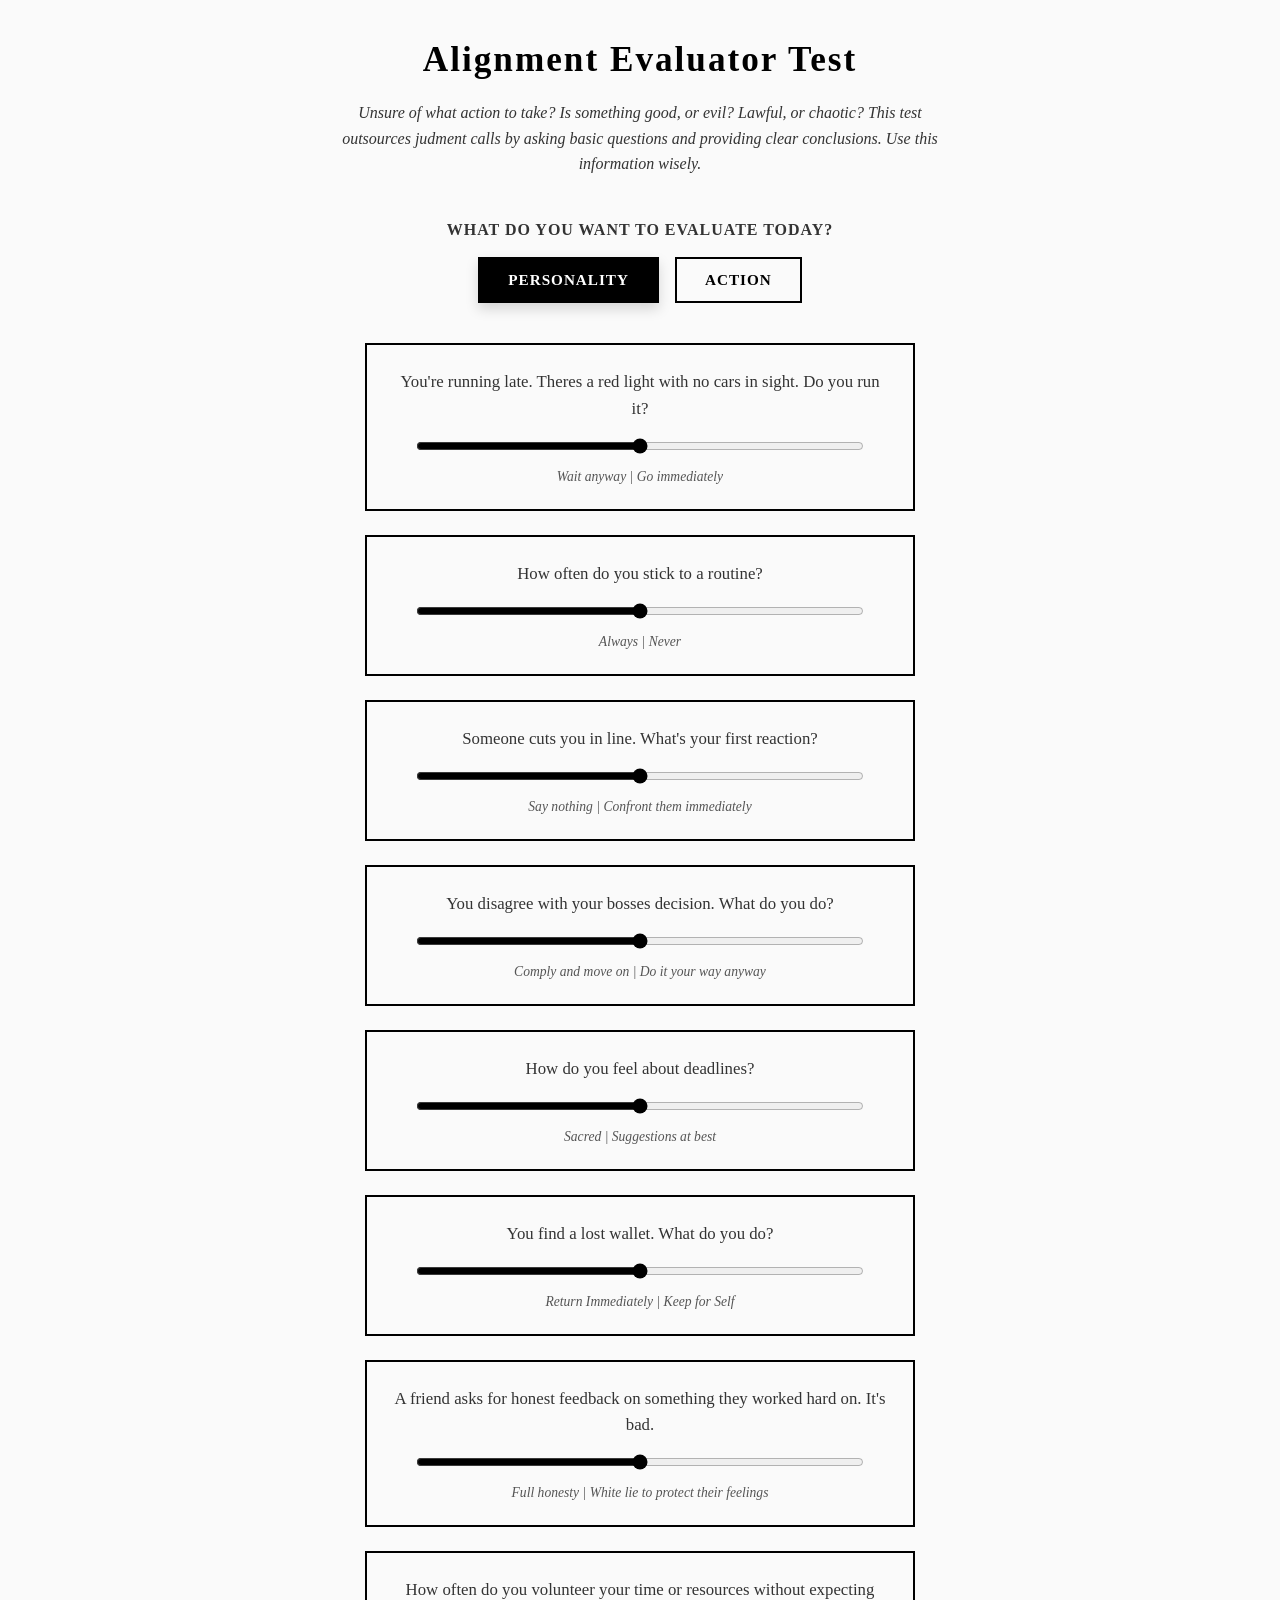
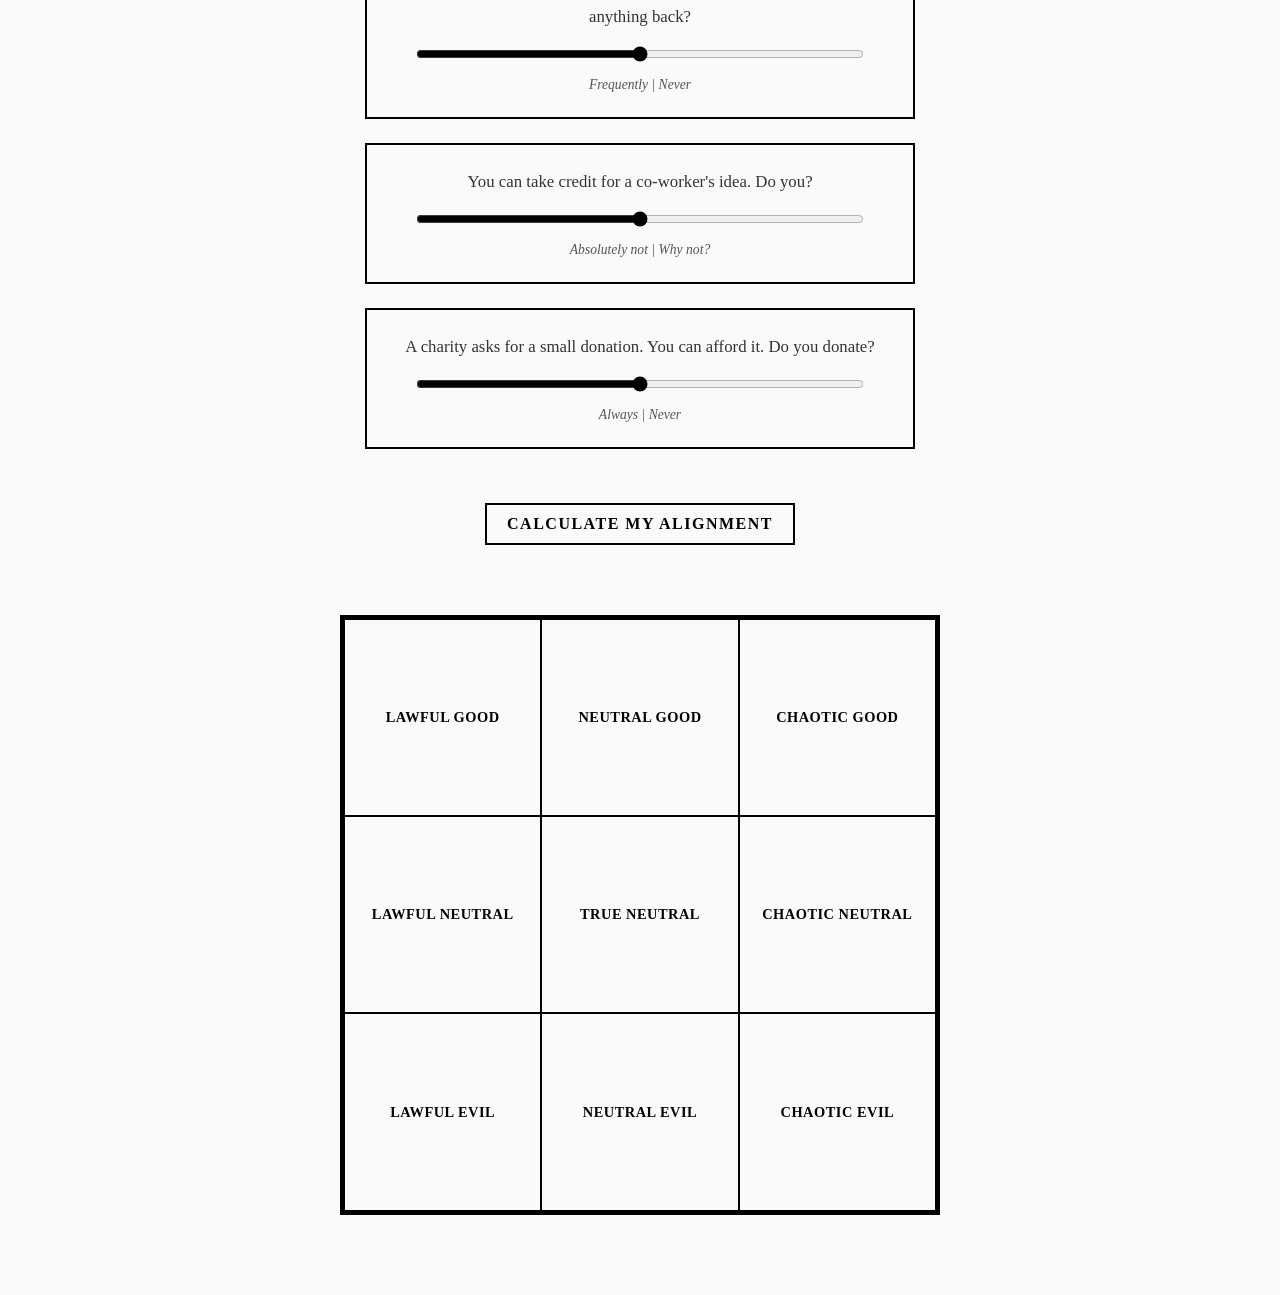
<file: index.html>
<!DOCTYPE html>
<html lang="en">
<head>
    <meta charset="UTF-8">
    <meta name="viewport" content="width=device-width, initial-scale=1.0">
    <title>Alignment Evaluator</title>
    <link rel="stylesheet" href="styles.css">
    <script src="alignmentEvaluator.js"></script>
</head>
<body>
    <h1>Alignment Evaluator Test</h1>

    <p>Unsure of what action to take? Is something good, or evil? 
        Lawful, or chaotic? This test outsources judment calls by 
        asking basic questions and providing clear conclusions.
        Use this information wisely.
    </p>

    <div class="button-container">

        <p>What do you want to evaluate today?</p>

        <input type="radio" id="personality" name="eitherOrGroup" value="A" checked>
        <label for="personality">personality</label>

        <input type="radio" id="action" name="eitherOrGroup" value="B">
        <label for="action">action</label>

    </div>

    <!-- Personality Questions -->
    <div class="optionA">

        <!-- X-Axis Questions (Id vs Superego) -->

        <div class="question-box">
            <p>You're running late. Theres a red light with no cars in sight. Do you run it?</p>
            <input type="range" class="x-slider-1" min="0" max="10" step="0.1" value="5">
            <span class="label"> Wait anyway | Go immediately</span>
        </div>

        <div class="question-box">
            <p>How often do you stick to a routine?</p>
            <input type="range" class="x-slider-2" min="0" max="10" step="0.1" value="5">
            <span class="label"> Always | Never</span>
        </div>

        <div class="question-box">
            <p>Someone cuts you in line. What's your first reaction?</p>
            <input type="range" class="x-slider-3" min="0" max="10" step="0.1" value="5">
            <span class="label"> Say nothing | Confront them immediately</span>
        </div>

        <div class="question-box">
            <p>You disagree with your bosses decision. What do you do?</p>
            <input type="range" class="x-slider-4" min="0" max="10" step="0.1" value="5">
            <span class="label"> Comply and move on | Do it your way anyway</span>
        </div>

        <div class="question-box">
            <p>How do you feel about deadlines?</p>
            <input type="range" class="x-slider-5" min="0" max="10" step="0.1" value="5">
            <span class="label"> Sacred | Suggestions at best</span>
        </div>


        <!-- Y-Axis Questions (Benefit vs Harm) -->

        <div class="question-box">
            <p>You find a lost wallet. What do you do?</p>
            <input type="range" class="y-slider-1" min="0" max="10" step="0.1" value="5">
            <span class="label"> Return Immediately | Keep for Self </span>
        </div>

        <div class="question-box">
            <p>A friend asks for honest feedback on something they worked hard on. It's bad.</p>
            <input type="range" class="y-slider-2" min="0" max="10" step="0.1" value="5">
            <span class="label"> Full honesty | White lie to protect their feelings </span>
        </div>

        <div class="question-box">
            <p>How often do you volunteer your time or resources without expecting anything back?</p>
            <input type="range" class="y-slider-3" min="0" max="10" step="0.1" value="5">
            <span class="label"> Frequently | Never </span>
        </div>

        <div class="question-box">
            <p>You can take credit for a co-worker's idea. Do you?</p>
            <input type="range" class="y-slider-4" min="0" max="10" step="0.1" value="5">
            <span class="label"> Absolutely not | Why not? </span>
        </div>

        <div class="question-box">
            <p>A charity asks for a small donation. You can afford it. Do you donate?</p>
            <input type="range" class="y-slider-5" min="0" max="10" step="0.1" value="5">
            <span class="label"> Always | Never </span>
        </div>

    </div>

      <!-- Action Questions  -->
    <div class="optionB" style="display: none;">
    
        <div class="question-box">
            <p>Does this action violate any policy, contract, or agreement (even a small one)?</p>
            <input type="range" class="x-slider-6" min="0" max="10" step="0.1" value="5">
            <span class="label"> No | Yes</span>
        </div>

        <div class="question-box">
            <p>If this action were recorded and reviewed by authorities, how concerned would you be?</p>
            <input type="range" class="x-slider-7" min="0" max="10" step="0.1" value="5">
            <span class="label"> Not at all | Extremely</span>
        </div>
        
        <div class="question-box">
            <p>How many people could be negatively affected?</p>
            <input type="range" class="y-slider-6" min="0" max="10" step="0.1" value="5">
            <span class="label"> None | Many </span>
        </div>

        <div class="question-box">
            <p>Is the harm from this action reversible?</p>
            <input type="range" class="y-slider-7" min="0" max="10" step="0.1" value="5">
            <span class="label"> Completely reversible | It's permanent </span>
        </div>

    </div>

    <!-- Submit answers to calculate playerDot placement -->
    <div class="submit-container" style="text-align: center; margin: 20px 0;">
        <button id="submit-quiz-btn" style="padding: 10px 20px; font-size: 16px; cursor: pointer;">
            Calculate My Alignment
        </button>
    </div>


    <div class="grid">
        <!-- The Alignment Boxes -->
         <div class="box">Lawful Good</div>
         <div class="box">Neutral Good</div>
         <div class="box">Chaotic Good</div>
         <div class="box">Lawful Neutral</div>
         <div class="box">True Neutral</div>
         <div class="box">Chaotic Neutral</div>
         <div class="box">Lawful Evil</div>
         <div class="box">Neutral Evil</div>
         <div class="box">Chaotic Evil</div>

         <!-- Floating Plot Point -->
        <div class="dot"></div>
    </div>

        <!-- Display result descriptions -->
    <div id="result-container" class="hidden-box">
        <h3 id="result-title"></h3>
        <p id="result-text"></p>
    </div>


</body>
</html>
</file>
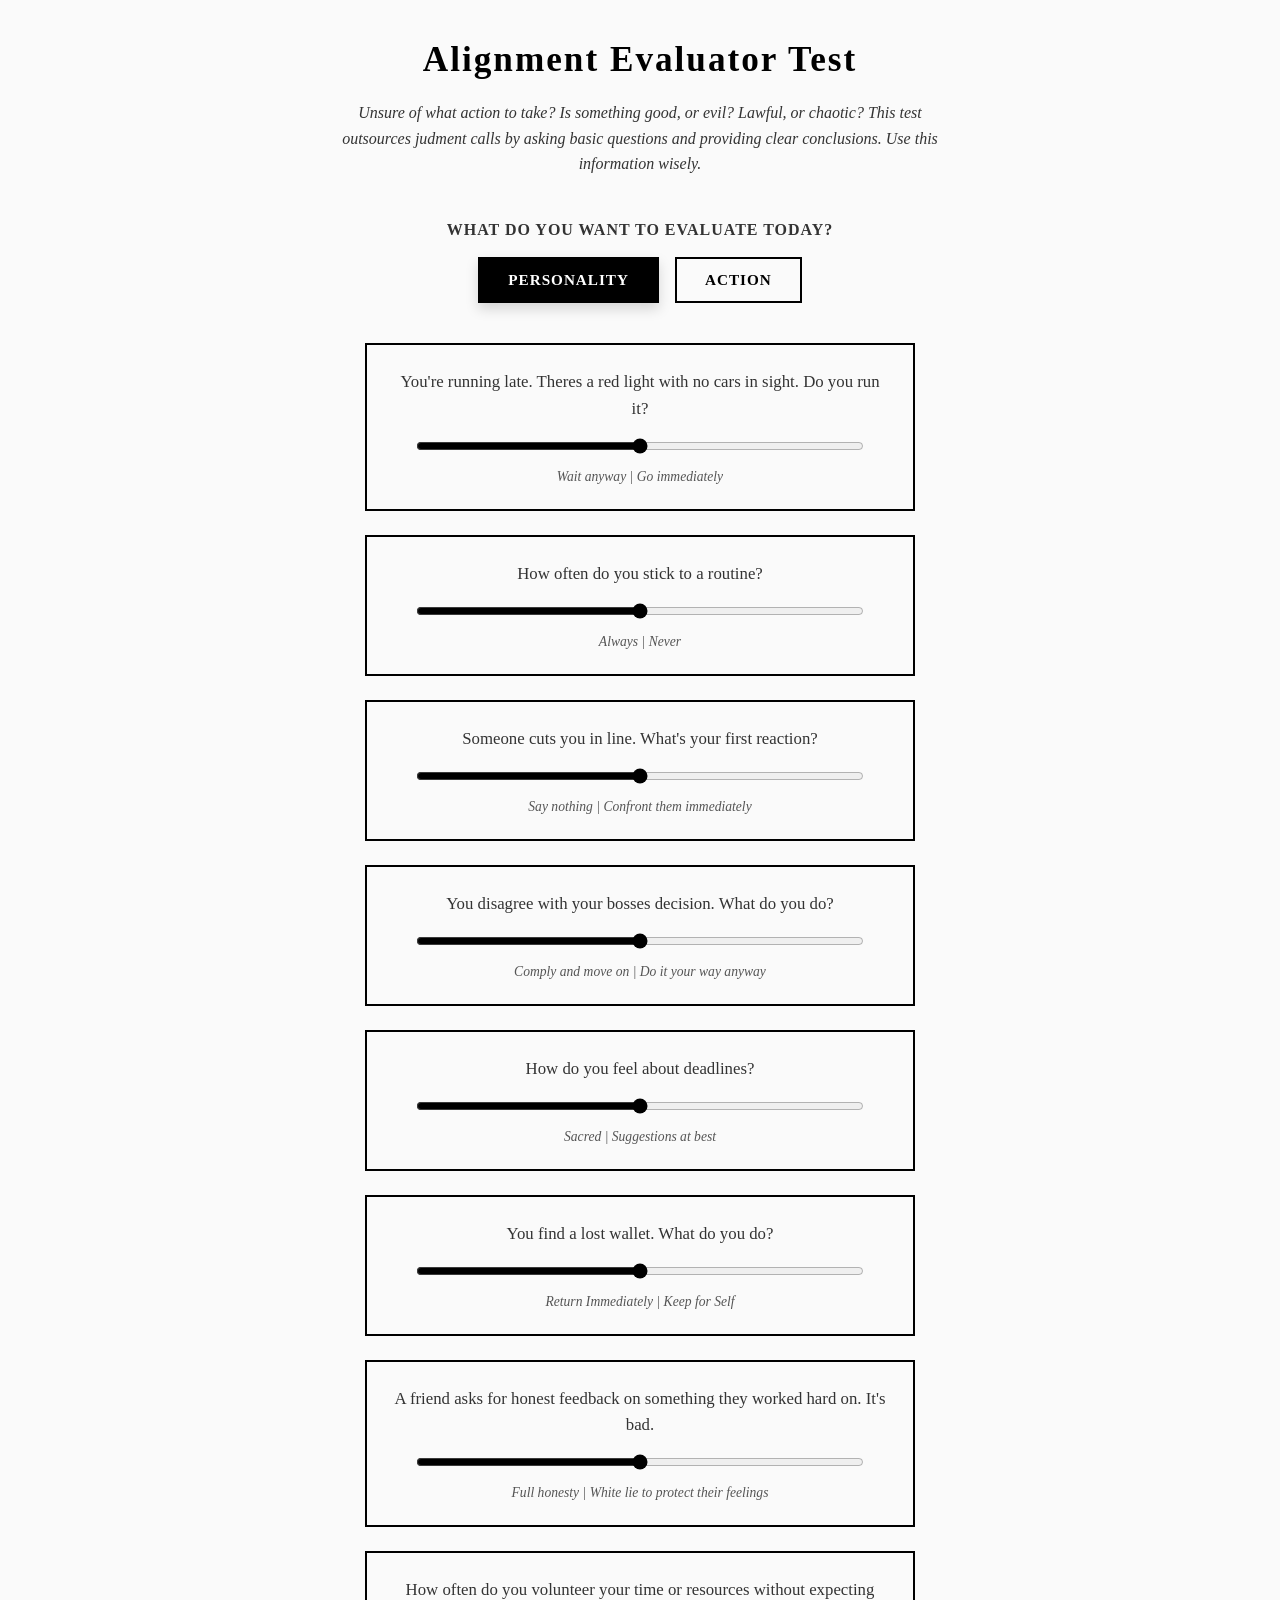
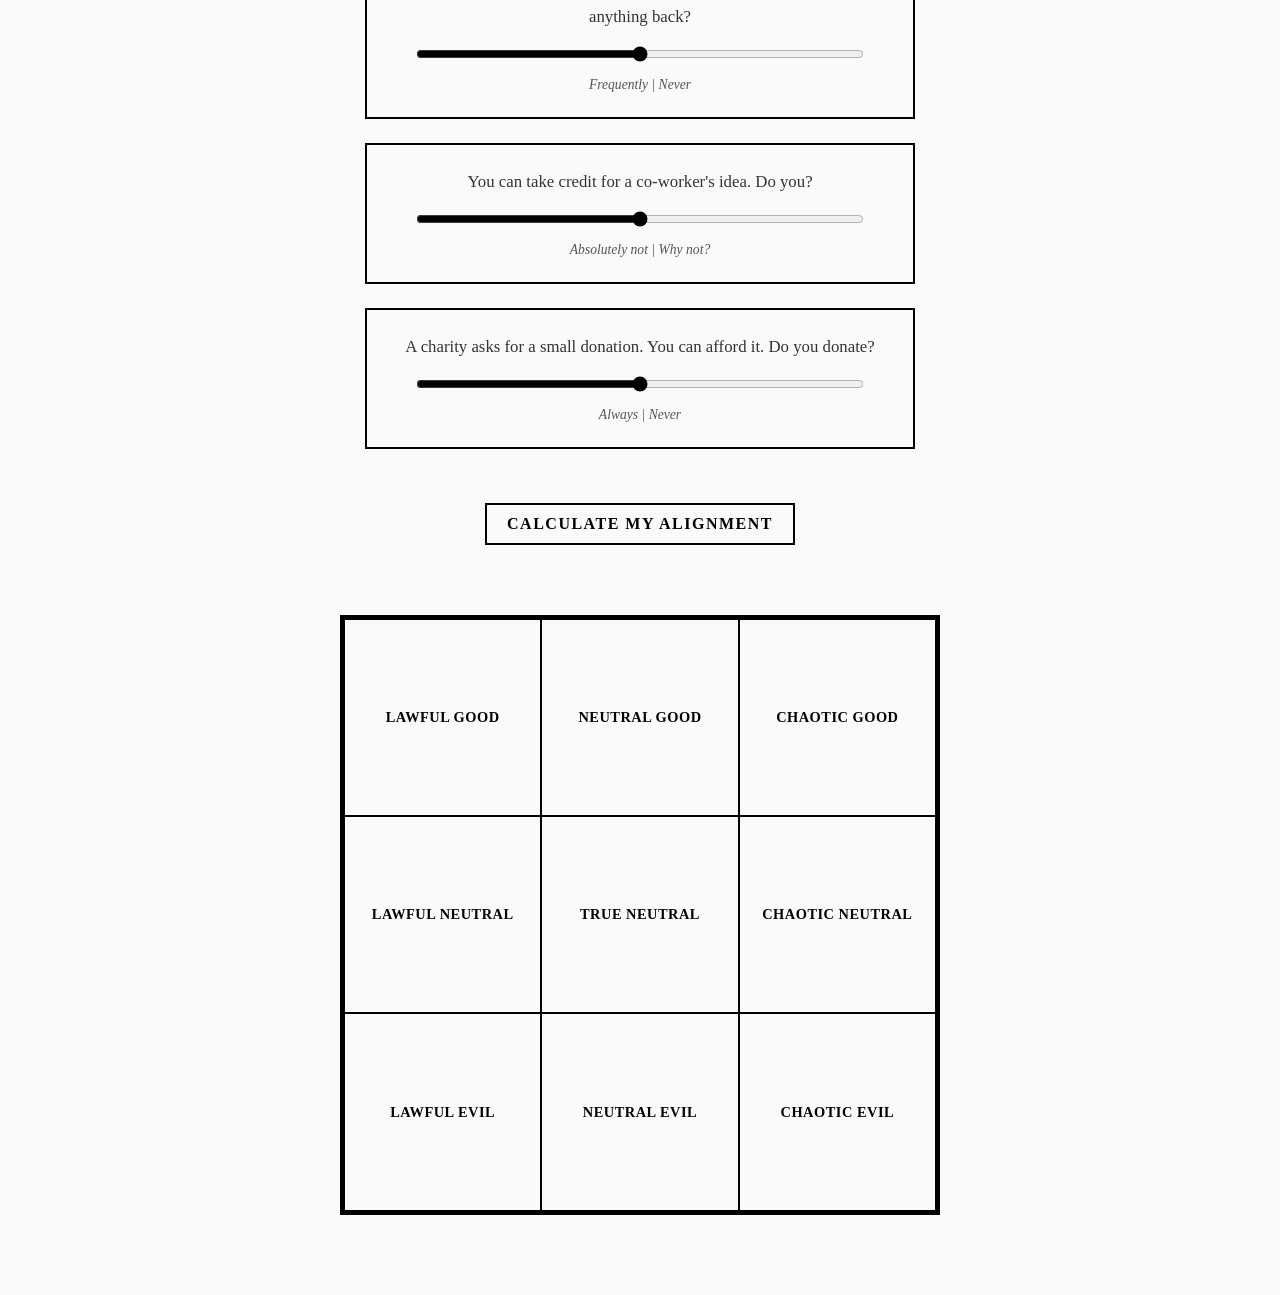
<file: chartGame.html>
<!DOCTYPE html>
<html lang="en">
<head>
    <meta charset="UTF-8">
    <meta name="viewport" content="width=device-width, initial-scale=1.0">
    <title>Alignment Evaluator</title>
    <link rel="stylesheet" href="styles.css">
    <script type="module" src="chartGame.js"></script>
</head>
<body>
    <h1>Alignment Evaluator Test</h1>

    <p>Unsure of what action to take? Is something good, or evil? 
        Lawful, or chaotic? This test outsources judment calls by 
        asking basic questions and providing clear conclusions.
        Use this information wisely.
    </p>

    <div class="button-container">

        <p>What do you want to evaluate today?</p>

        <input type="radio" id="personality" name="eitherOrGroup" value="A" checked>
        <label for="personality">personality</label>

        <input type="radio" id="action" name="eitherOrGroup" value="B">
        <label for="action">action</label>

    </div>

    <!-- Personality Questions -->
    <div class="optionA">

        <!-- X-Axis Questions (Id vs Superego) -->

        <div class="question-box">
            <p>You're running late. Theres a red light with no cars in sight. Do you run it?</p>
            <input type="range" class="x-slider-1" min="0" max="10" step="0.1" value="5">
            <span class="label"> Wait anyway | Go immediately</span>
        </div>

        <div class="question-box">
            <p>How often do you stick to a routine?</p>
            <input type="range" class="x-slider-2" min="0" max="10" step="0.1" value="5">
            <span class="label"> Always | Never</span>
        </div>

        <div class="question-box">
            <p>Someone cuts you in line. What's your first reaction?</p>
            <input type="range" class="x-slider-3" min="0" max="10" step="0.1" value="5">
            <span class="label"> Say nothing | Confront them immediately</span>
        </div>

        <div class="question-box">
            <p>You disagree with your bosses decision. What do you do?</p>
            <input type="range" class="x-slider-4" min="0" max="10" step="0.1" value="5">
            <span class="label"> Comply and move on | Do it your way anyway</span>
        </div>

        <div class="question-box">
            <p>How do you feel about deadlines?</p>
            <input type="range" class="x-slider-5" min="0" max="10" step="0.1" value="5">
            <span class="label"> Sacred | Suggestions at best</span>
        </div>


        <!-- Y-Axis Questions (Benefit vs Harm) -->

        <div class="question-box">
            <p>You find a lost wallet. What do you do?</p>
            <input type="range" class="y-slider-1" min="0" max="10" step="0.1" value="5">
            <span class="label"> Return Immediately | Keep for Self </span>
        </div>

        <div class="question-box">
            <p>A friend asks for honest feedback on something they worked hard on. It's bad.</p>
            <input type="range" class="y-slider-2" min="0" max="10" step="0.1" value="5">
            <span class="label"> Full honesty | White lie to protect their feelings </span>
        </div>

        <div class="question-box">
            <p>How often do you volunteer your time or resources without expecting anything back?</p>
            <input type="range" class="y-slider-3" min="0" max="10" step="0.1" value="5">
            <span class="label"> Frequently | Never </span>
        </div>

        <div class="question-box">
            <p>You can take credit for a co-worker's idea. Do you?</p>
            <input type="range" class="y-slider-4" min="0" max="10" step="0.1" value="5">
            <span class="label"> Absolutely not | Why not? </span>
        </div>

        <div class="question-box">
            <p>A charity asks for a small donation. You can afford it. Do you donate?</p>
            <input type="range" class="y-slider-5" min="0" max="10" step="0.1" value="5">
            <span class="label"> Always | Never </span>
        </div>

    </div>

      <!-- Action Questions  -->
    <div class="optionB" style="display: none;">
    
        <div class="question-box">
            <p>Does this action violate any policy, contract, or agreement (even a small one)?</p>
            <input type="range" class="x-slider-6" min="0" max="10" step="0.1" value="5">
            <span class="label"> No | Yes</span>
        </div>

        <div class="question-box">
            <p>If this action were recorded and reviewed by authorities, how concerned would you be?</p>
            <input type="range" class="x-slider-7" min="0" max="10" step="0.1" value="5">
            <span class="label"> Not at all | Extremely</span>
        </div>
        
        <div class="question-box">
            <p>How many people could be negatively affected?</p>
            <input type="range" class="y-slider-6" min="0" max="10" step="0.1" value="5">
            <span class="label"> None | Many </span>
        </div>

        <div class="question-box">
            <p>Is the harm from this action reversible?</p>
            <input type="range" class="y-slider-7" min="0" max="10" step="0.1" value="5">
            <span class="label"> Completely reversible | It's permanent </span>
        </div>

    </div>

    <!-- Submit answers to calculate playerDot placement -->
    <div class="submit-container" style="text-align: center; margin: 20px 0;">
        <button id="submit-quiz-btn" style="padding: 10px 20px; font-size: 16px; cursor: pointer;">
            Calculate My Alignment
        </button>
    </div>


    <div class="grid">
        <!-- The Alignment Boxes -->
         <div class="box">Lawful Good</div>
         <div class="box">Neutral Good</div>
         <div class="box">Chaotic Good</div>
         <div class="box">Lawful Neutral</div>
         <div class="box">True Neutral</div>
         <div class="box">Chaotic Neutral</div>
         <div class="box">Lawful Evil</div>
         <div class="box">Neutral Evil</div>
         <div class="box">Chaotic Evil</div>

         <!-- Floating Plot Point -->
        <div class="dot"></div>
    </div>

        <!-- Display result descriptions -->
    <div id="result-container" class="hidden-box">
        <h3 id="result-title"></h3>
        <p id="result-text"></p>
    </div>


</body>
</html>
</file>
<file: styles.css>
/* ==========================================
   1. GLOBAL RESETS & BASE VARIABLES
   ========================================== */
* {
    box-sizing: border-box;
    margin: 0;
    padding: 0;
}

body {
    font-family: Georgia, 'Times New Roman', Times, serif;
    text-align: center;
    background-color: #fafafa;
    padding: 40px 20px;
    color: black;
}

h1 {
    font-size: 2.2rem;
    letter-spacing: 2px;
    margin-bottom: 20px;
}

p {
    font-style: italic;
    color: #333;
    line-height: 1.6;
    max-width: 600px;
    margin: 0 auto 20px auto;
}


/* ==========================================
   2. TOGGLE RADIO BUTTONS
   ========================================== */
.button-container {
    margin: 40px 0;
}

.button-container p {
    font-family: Georgia, 'Times New Roman', Times, serif;
    font-style: normal;
    font-weight: bold;
    text-transform: uppercase;
    letter-spacing: 1px;
    margin-bottom: 15px;
}

/* Hide native circular radio inputs */
.button-container input[type="radio"] {
    position: absolute;
    opacity: 0;
    width: 0;
    height: 0;
}

/* Custom flat button-labels */
.button-container label {
    display: inline-block;
    padding: 12px 28px;
    margin: 0 6px;
    font-family: Georgia, 'Times New Roman', Times, serif;
    font-size: 0.95rem;
    font-weight: bold;
    text-transform: uppercase;
    letter-spacing: 1px;
    cursor: pointer;
    background-color: transparent;
    color: black;
    
    /* Cohesive sharp framing */
    border: 2px solid black;
    border-radius: 0; 
    
    transition: background-color 0.2s ease, color 0.2s ease, box-shadow 0.2s ease;
}

.button-container label:hover {
    background-color: rgba(0, 0, 0, 0.05);
    box-shadow: 0 4px 8px rgba(0, 0, 0, 0.1);
}

/* Invert colors cleanly when checked */
.button-container input[type="radio"]:checked + label {
    background-color: black;
    color: white;
    box-shadow: 0 6px 12px rgba(0, 0, 0, 0.15);
}

.button-container input[type="radio"]:focus-visible + label {
    outline: 2px dashed #666;
    outline-offset: 4px;
}


/* ==========================================
   3. QUESTION CONTAINERS & SLIDERS
   ========================================== */
.question-box {
    max-width: 550px;
    margin: 24px auto;
    padding: 24px;
    background: transparent;
    border: 2px solid black;
    border-radius: 0;

    touch-action: pan-y;
    transition: transform 0.25s ease, box-shadow 0.25s ease, filter 0.25s ease;
    transform: translateY(0);
    -webkit-tap-highlight-color: transparent;
}

.question-box p {
    font-style: normal;
    font-weight: 500;
    font-size: 1.05rem;
    margin-bottom: 15px;
}

/* Pop-up effect on interaction */
.question-box.active-interaction {
    transform: translateY(-4px);
    box-shadow: 0 8px 20px rgba(0, 0, 0, 0.12);
    filter: drop-shadow(0 4px 6px rgba(0, 0, 0, 0.08)); 
}

/* Input slider styling track overrides */
.question-box input[type="range"] {
    display: block;
    width: 90%;
    margin: 15px auto;
    cursor: pointer;
    accent-color: black;
}

.label {
    display: block;
    font-style: italic;
    font-size: 0.85em;
    color: #555;
    margin-bottom: 0;
}


/* ==========================================
   4. SUBMIT QUIZ BUTTON
   ========================================== */
#submit-quiz-btn {
    font-family: Georgia, 'Times New Roman', Times, serif;
    font-weight: bold;
    font-size: 1rem;
    text-transform: uppercase;
    letter-spacing: 1.5px;
    cursor: pointer;
    padding: 14px 36px;
    margin: 30px 0;
    background-color: transparent;
    color: black;
    
    /* Cohesive sharp framing */
    border: 2px solid black;
    border-radius: 0;
    
    transition: background-color 0.2s ease, color 0.2s ease, box-shadow 0.2s ease, transform 0.1s ease;
}

#submit-quiz-btn:hover {
    background-color: black;
    color: white;
    box-shadow: 0 6px 16px rgba(0, 0, 0, 0.2);
}

#submit-quiz-btn:active {
    transform: scale(0.98);
}


/* ==========================================
   5. 3x3 ALIGNMENT GRID & TARGET PIN
   ========================================== */
.grid {
    position: relative; 
    width: 600px;
    height: 600px;
    border: 4px solid black; /* Extra heavy outer border framework */
    margin: 40px auto;
    display: grid;
    grid-template-columns: repeat(3, 1fr);
    grid-template-rows: repeat(3, 1fr);
    background-color: transparent;
}

.box {
    border: 1px solid black; 
    background-color: transparent;
    color: black;
    font-family: Georgia, 'Times New Roman', Times, serif;
    font-weight: bold;
    text-transform: uppercase;
    font-size: 0.9rem;
    letter-spacing: 0.5px;
    
    display: flex;
    align-items: center;
    justify-content: center;
    padding: 15px;
    text-align: center;
    user-select: none;
}

.box:hover {
    background-color: rgba(0, 0, 0, 0.02);
}

/* Floating target plot point pin */
.dot {
    position: absolute;
    width: 14px;
    height: 14px;
    border-radius: 50%;
    background-color: goldenrod; /* Provides a clear high-contrast pop against monochrome canvas layout */
    border: 2px solid black;     /* Changed from white to black for strict cohesive outlining */
    box-shadow: 0 0 8px rgba(0, 0, 0, 0.4);
    display: none;
    transform: translate(-50%, -50%);
    transition: left 0.4s cubic-bezier(0.25, 1, 0.5, 1), top 0.4s cubic-bezier(0.25, 1, 0.5, 1);
    z-index: 10;
}


/* ==========================================
   6. OUTPUT RESULTS DISPLAY WINDOW
   ========================================== */
#result-container {
    max-width: 600px;
    margin: 30px auto;
    padding: 24px;
    background: transparent; /* Changed from white to match transparent container logic */
    border: 2px solid black;  /* Changed to solid sharp black */
    border-radius: 0;         /* Removed border radius */
    box-shadow: 0 6px 16px rgba(0, 0, 0, 0.06);
    text-align: left;         /* Left-aligned for elegant literary quote style structure */
}

#result-title {
    font-family: Georgia, 'Times New Roman', Times, serif;
    font-size: 1.4rem;
    text-transform: uppercase;
    letter-spacing: 1px;
    margin-bottom: 12px;
    border-bottom: 1px solid black; /* Decorative underlying axis partition line */
    padding-bottom: 6px;
}

#result-text {
    font-style: italic;
    color: #222;
    line-height: 1.6;
    margin-bottom: 0;
}
</file>
